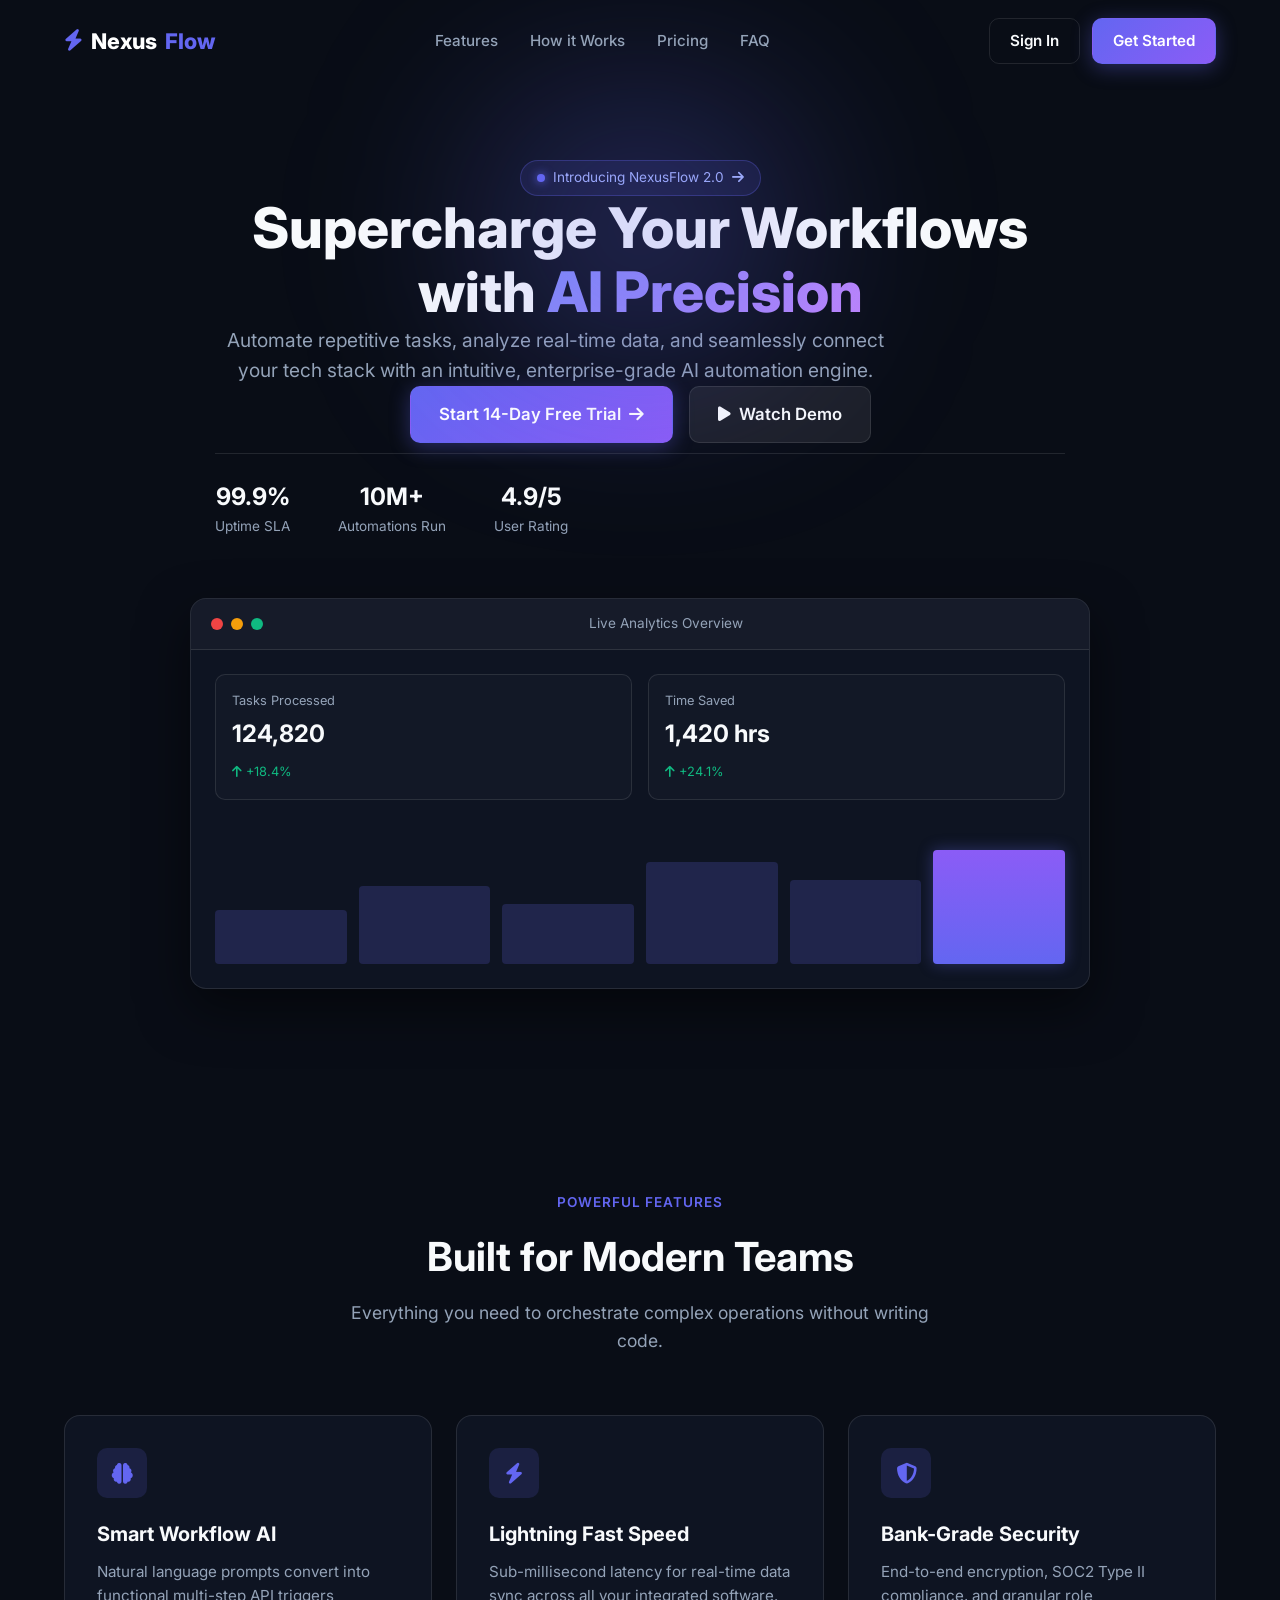
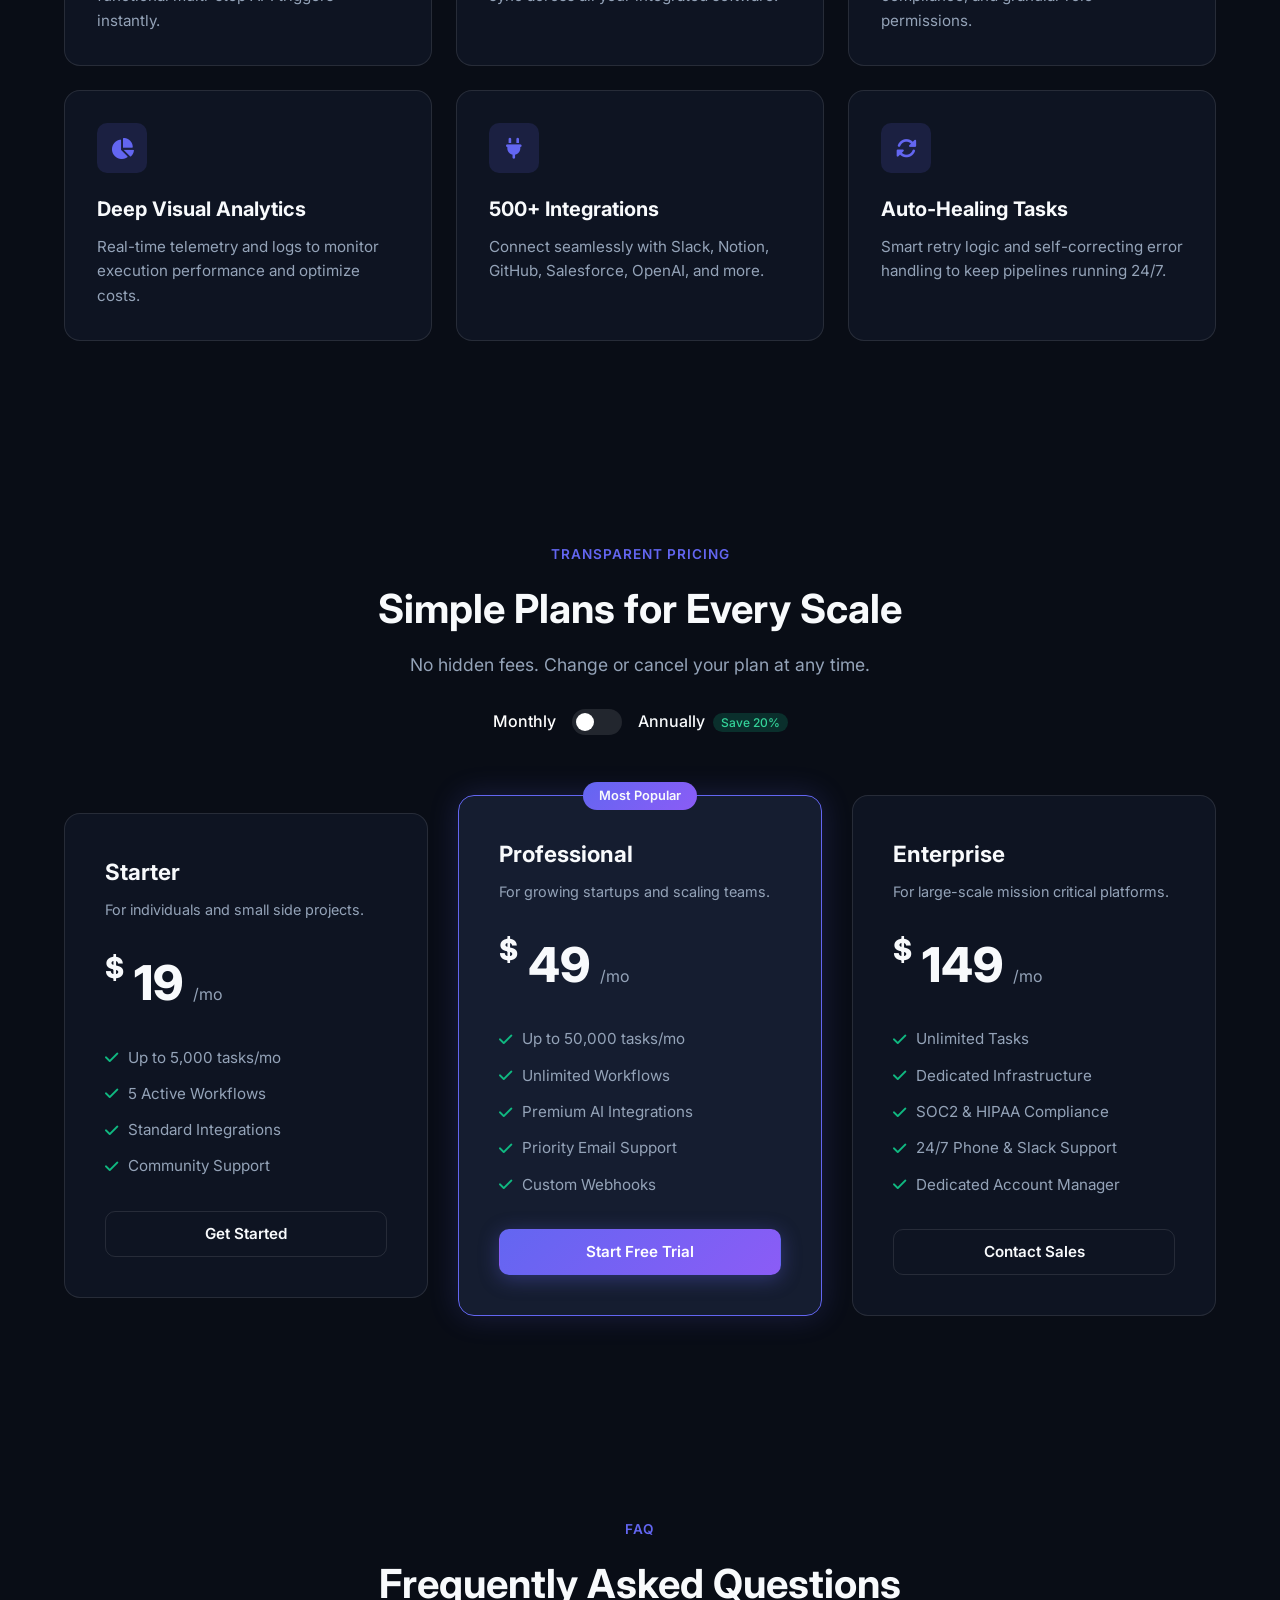
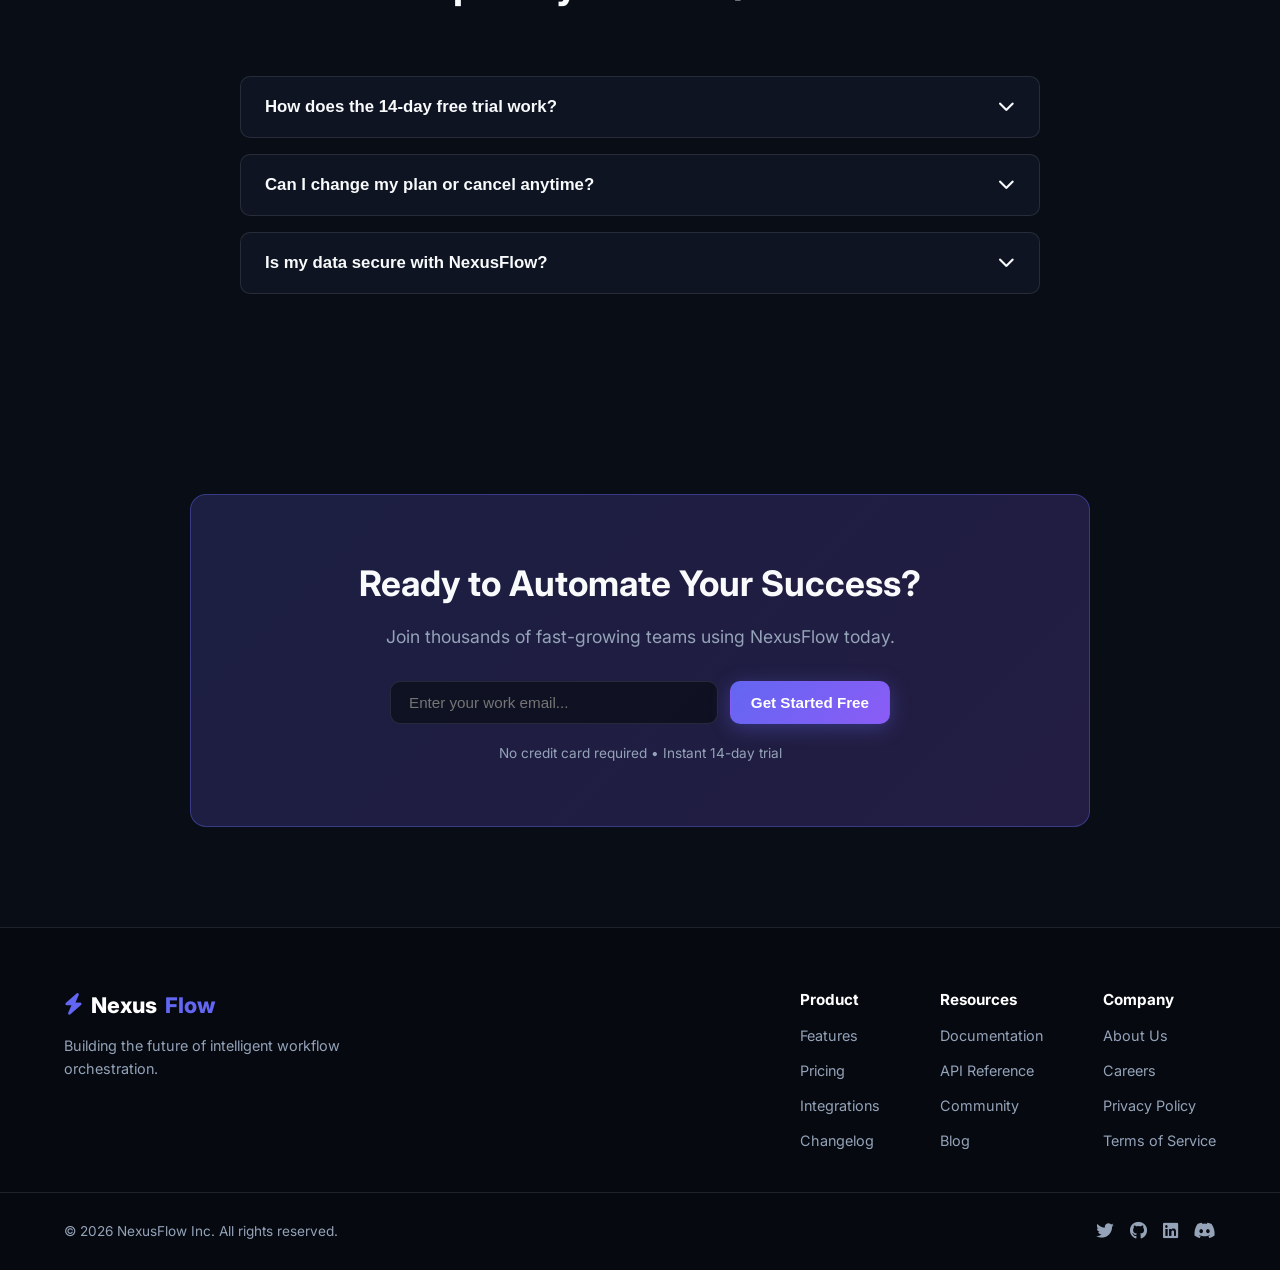
<file: index.html>
<!DOCTYPE html>
<html lang="en">
<head>
    <meta charset="UTF-8">
    <meta name="viewport" content="width=device-width, initial-scale=1.0">
    <title>NexusFlow — Next Gen AI Workflow Automation</title>
    
    <!-- Google Fonts -->
    <link rel="preconnect" href="https://fonts.googleapis.com">
    <link rel="preconnect" href="https://fonts.gstatic.com" crossorigin>
    <link href="https://fonts.googleapis.com/css2?family=Inter:wght@300;400;500;600;700;800&display=swap" rel="stylesheet">
    
    <!-- FontAwesome Icons -->
    <link rel="stylesheet" href="https://cdnjs.cloudflare.com/ajax/libs/font-awesome/6.4.0/css/all.min.css">
    
    <!-- CSS Stylesheet -->
    <link rel="stylesheet" href="style.css">
</head>
<body>

    <!-- Header / Navbar -->
    <header class="navbar" id="navbar">
        <div class="container nav-container">
            <a href="#" class="logo">
                <i class="fa-solid fa-bolt logo-icon"></i>
                Nexus<span>Flow</span>
            </a>

            <nav class="nav-links" id="navLinks">
                <a href="#features" class="nav-link">Features</a>
                <a href="#demo" class="nav-link">How it Works</a>
                <a href="#pricing" class="nav-link">Pricing</a>
                <a href="#faq" class="nav-link">FAQ</a>
            </nav>

            <div class="nav-actions">
                <a href="#pricing" class="btn btn-outline">Sign In</a>
                <a href="#pricing" class="btn btn-primary">Get Started</a>
                <button class="hamburger" id="hamburger" aria-label="Toggle menu">
                    <i class="fa-solid fa-bars"></i>
                </button>
            </div>
        </div>
    </header>

    <!-- Hero Section -->
    <section class="hero">
        <div class="hero-bg-glow"></div>
        <div class="container hero-container">
            <div class="hero-content">
                <div class="badge">
                    <span class="badge-dot"></span>
                    <span>Introducing NexusFlow 2.0</span>
                    <i class="fa-solid fa-arrow-right"></i>
                </div>
                <h1 class="hero-title">
                    Supercharge Your Workflows with <span class="gradient-text">AI Precision</span>
                </h1>
                <p class="hero-subtitle">
                    Automate repetitive tasks, analyze real-time data, and seamlessly connect your tech stack with an intuitive, enterprise-grade AI automation engine.
                </p>
                <div class="hero-btns">
                    <a href="#pricing" class="btn btn-primary btn-lg">
                        Start 14-Day Free Trial
                        <i class="fa-solid fa-arrow-right"></i>
                    </a>
                    <a href="#demo" class="btn btn-secondary btn-lg">
                        <i class="fa-solid fa-play"></i>
                        Watch Demo
                    </a>
                </div>
                <div class="hero-stats">
                    <div class="stat-item">
                        <span class="stat-number">99.9%</span>
                        <span class="stat-label">Uptime SLA</span>
                    </div>
                    <div class="stat-item">
                        <span class="stat-number">10M+</span>
                        <span class="stat-label">Automations Run</span>
                    </div>
                    <div class="stat-item">
                        <span class="stat-number">4.9/5</span>
                        <span class="stat-label">User Rating</span>
                    </div>
                </div>
            </div>

            <!-- Hero Visual Preview -->
            <div class="hero-visual" id="demo">
                <div class="glass-card main-dashboard">
                    <div class="dashboard-header">
                        <div class="window-dots">
                            <span class="dot red"></span>
                            <span class="dot yellow"></span>
                            <span class="dot green"></span>
                        </div>
                        <div class="dashboard-title">Live Analytics Overview</div>
                    </div>
                    <div class="dashboard-body">
                        <div class="metric-grid">
                            <div class="metric-card">
                                <span class="metric-title">Tasks Processed</span>
                                <span class="metric-value">124,820</span>
                                <span class="metric-badge positive"><i class="fa-solid fa-arrow-up"></i> +18.4%</span>
                            </div>
                            <div class="metric-card">
                                <span class="metric-title">Time Saved</span>
                                <span class="metric-value">1,420 hrs</span>
                                <span class="metric-badge positive"><i class="fa-solid fa-arrow-up"></i> +24.1%</span>
                            </div>
                        </div>
                        <div class="chart-simulation">
                            <div class="bar" style="--height: 45%;"></div>
                            <div class="bar" style="--height: 65%;"></div>
                            <div class="bar" style="--height: 50%;"></div>
                            <div class="bar" style="--height: 85%;"></div>
                            <div class="bar" style="--height: 70%;"></div>
                            <div class="bar active" style="--height: 95%;"></div>
                        </div>
                    </div>
                </div>
            </div>
        </div>
    </section>

    <!-- Features Section -->
    <section class="features" id="features">
        <div class="container">
            <div class="section-header">
                <span class="section-tag">Powerful Features</span>
                <h2 class="section-title">Built for Modern Teams</h2>
                <p class="section-desc">Everything you need to orchestrate complex operations without writing code.</p>
            </div>

            <div class="features-grid">
                <div class="feature-card">
                    <div class="feature-icon"><i class="fa-solid fa-brain"></i></div>
                    <h3>Smart Workflow AI</h3>
                    <p>Natural language prompts convert into functional multi-step API triggers instantly.</p>
                </div>
                <div class="feature-card">
                    <div class="feature-icon"><i class="fa-solid fa-bolt"></i></div>
                    <h3>Lightning Fast Speed</h3>
                    <p>Sub-millisecond latency for real-time data sync across all your integrated software.</p>
                </div>
                <div class="feature-card">
                    <div class="feature-icon"><i class="fa-solid fa-shield-halved"></i></div>
                    <h3>Bank-Grade Security</h3>
                    <p>End-to-end encryption, SOC2 Type II compliance, and granular role permissions.</p>
                </div>
                <div class="feature-card">
                    <div class="feature-icon"><i class="fa-solid fa-chart-pie"></i></div>
                    <h3>Deep Visual Analytics</h3>
                    <p>Real-time telemetry and logs to monitor execution performance and optimize costs.</p>
                </div>
                <div class="feature-card">
                    <div class="feature-icon"><i class="fa-solid fa-plug"></i></div>
                    <h3>500+ Integrations</h3>
                    <p>Connect seamlessly with Slack, Notion, GitHub, Salesforce, OpenAI, and more.</p>
                </div>
                <div class="feature-card">
                    <div class="feature-icon"><i class="fa-solid fa-rotate"></i></div>
                    <h3>Auto-Healing Tasks</h3>
                    <p>Smart retry logic and self-correcting error handling to keep pipelines running 24/7.</p>
                </div>
            </div>
        </div>
    </section>

    <!-- Pricing Section -->
    <section class="pricing" id="pricing">
        <div class="container">
            <div class="section-header">
                <span class="section-tag">Transparent Pricing</span>
                <h2 class="section-title">Simple Plans for Every Scale</h2>
                <p class="section-desc">No hidden fees. Change or cancel your plan at any time.</p>
                
                <div class="pricing-toggle">
                    <span id="monthlyLabel" class="active">Monthly</span>
                    <label class="switch">
                        <input type="checkbox" id="billingToggle">
                        <span class="slider round"></span>
                    </label>
                    <span id="annualLabel">Annually <span class="discount-badge">Save 20%</span></span>
                </div>
            </div>

            <div class="pricing-grid">
                <!-- Starter Plan -->
                <div class="pricing-card">
                    <h3 class="plan-name">Starter</h3>
                    <p class="plan-desc">For individuals and small side projects.</p>
                    <div class="plan-price">
                        <span class="currency">$</span>
                        <span class="price-value" data-monthly="19" data-annual="15">19</span>
                        <span class="period">/mo</span>
                    </div>
                    <ul class="plan-features">
                        <li><i class="fa-solid fa-check"></i> Up to 5,000 tasks/mo</li>
                        <li><i class="fa-solid fa-check"></i> 5 Active Workflows</li>
                        <li><i class="fa-solid fa-check"></i> Standard Integrations</li>
                        <li><i class="fa-solid fa-check"></i> Community Support</li>
                    </ul>
                    <a href="#" class="btn btn-outline full-width">Get Started</a>
                </div>

                <!-- Pro Plan -->
                <div class="pricing-card popular">
                    <div class="popular-tag">Most Popular</div>
                    <h3 class="plan-name">Professional</h3>
                    <p class="plan-desc">For growing startups and scaling teams.</p>
                    <div class="plan-price">
                        <span class="currency">$</span>
                        <span class="price-value" data-monthly="49" data-annual="39">49</span>
                        <span class="period">/mo</span>
                    </div>
                    <ul class="plan-features">
                        <li><i class="fa-solid fa-check"></i> Up to 50,000 tasks/mo</li>
                        <li><i class="fa-solid fa-check"></i> Unlimited Workflows</li>
                        <li><i class="fa-solid fa-check"></i> Premium AI Integrations</li>
                        <li><i class="fa-solid fa-check"></i> Priority Email Support</li>
                        <li><i class="fa-solid fa-check"></i> Custom Webhooks</li>
                    </ul>
                    <a href="#" class="btn btn-primary full-width">Start Free Trial</a>
                </div>

                <!-- Enterprise Plan -->
                <div class="pricing-card">
                    <h3 class="plan-name">Enterprise</h3>
                    <p class="plan-desc">For large-scale mission critical platforms.</p>
                    <div class="plan-price">
                        <span class="currency">$</span>
                        <span class="price-value" data-monthly="149" data-annual="119">149</span>
                        <span class="period">/mo</span>
                    </div>
                    <ul class="plan-features">
                        <li><i class="fa-solid fa-check"></i> Unlimited Tasks</li>
                        <li><i class="fa-solid fa-check"></i> Dedicated Infrastructure</li>
                        <li><i class="fa-solid fa-check"></i> SOC2 & HIPAA Compliance</li>
                        <li><i class="fa-solid fa-check"></i> 24/7 Phone & Slack Support</li>
                        <li><i class="fa-solid fa-check"></i> Dedicated Account Manager</li>
                    </ul>
                    <a href="#" class="btn btn-outline full-width">Contact Sales</a>
                </div>
            </div>
        </div>
    </section>

    <!-- FAQ Accordion Section -->
    <section class="faq" id="faq">
        <div class="container">
            <div class="section-header">
                <span class="section-tag">FAQ</span>
                <h2 class="section-title">Frequently Asked Questions</h2>
            </div>

            <div class="faq-accordion">
                <div class="faq-item">
                    <button class="faq-question">
                        <span>How does the 14-day free trial work?</span>
                        <i class="fa-solid fa-chevron-down faq-icon"></i>
                    </button>
                    <div class="faq-answer">
                        <p>You get full access to all Professional features for 14 days. No credit card is required to sign up and get started.</p>
                    </div>
                </div>

                <div class="faq-item">
                    <button class="faq-question">
                        <span>Can I change my plan or cancel anytime?</span>
                        <i class="fa-solid fa-chevron-down faq-icon"></i>
                    </button>
                    <div class="faq-answer">
                        <p>Yes! You can upgrade, downgrade, or cancel your subscription at any time directly from your billing dashboard.</p>
                    </div>
                </div>

                <div class="faq-item">
                    <button class="faq-question">
                        <span>Is my data secure with NexusFlow?</span>
                        <i class="fa-solid fa-chevron-down faq-icon"></i>
                    </button>
                    <div class="faq-answer">
                        <p>Security is our top priority. We use AES-256 encryption at rest, TLS 1.3 in transit, and do not store sensitive payloads longer than necessary.</p>
                    </div>
                </div>
            </div>
        </div>
    </section>

    <!-- Newsletter CTA Banner -->
    <section class="cta-section">
        <div class="container">
            <div class="cta-card">
                <h2>Ready to Automate Your Success?</h2>
                <p>Join thousands of fast-growing teams using NexusFlow today.</p>
                <form class="cta-form" id="newsletterForm">
                    <input type="email" id="emailInput" placeholder="Enter your work email..." required>
                    <button type="submit" class="btn btn-primary">Get Started Free</button>
                </form>
                <span class="cta-note">No credit card required • Instant 14-day trial</span>
            </div>
        </div>
    </section>

    <!-- Footer -->
    <footer class="footer">
        <div class="container footer-container">
            <div class="footer-brand">
                <a href="#" class="logo">
                    <i class="fa-solid fa-bolt logo-icon"></i>
                    Nexus<span>Flow</span>
                </a>
                <p>Building the future of intelligent workflow orchestration.</p>
            </div>
            <div class="footer-links">
                <div class="footer-col">
                    <h4>Product</h4>
                    <a href="#features">Features</a>
                    <a href="#pricing">Pricing</a>
                    <a href="#">Integrations</a>
                    <a href="#">Changelog</a>
                </div>
                <div class="footer-col">
                    <h4>Resources</h4>
                    <a href="#">Documentation</a>
                    <a href="#">API Reference</a>
                    <a href="#">Community</a>
                    <a href="#">Blog</a>
                </div>
                <div class="footer-col">
                    <h4>Company</h4>
                    <a href="#">About Us</a>
                    <a href="#">Careers</a>
                    <a href="#">Privacy Policy</a>
                    <a href="#">Terms of Service</a>
                </div>
            </div>
        </div>
        <div class="footer-bottom">
            <div class="container footer-bottom-content">
                <p>&copy; 2026 NexusFlow Inc. All rights reserved.</p>
                <div class="social-links">
                    <a href="#"><i class="fa-brands fa-twitter"></i></a>
                    <a href="#"><i class="fa-brands fa-github"></i></a>
                    <a href="#"><i class="fa-brands fa-linkedin"></i></a>
                    <a href="#"><i class="fa-brands fa-discord"></i></a>
                </div>
            </div>
        </div>
    </footer>

    <!-- JavaScript File -->
    <script src="script.js"></script>
</body>
</html>
</file>
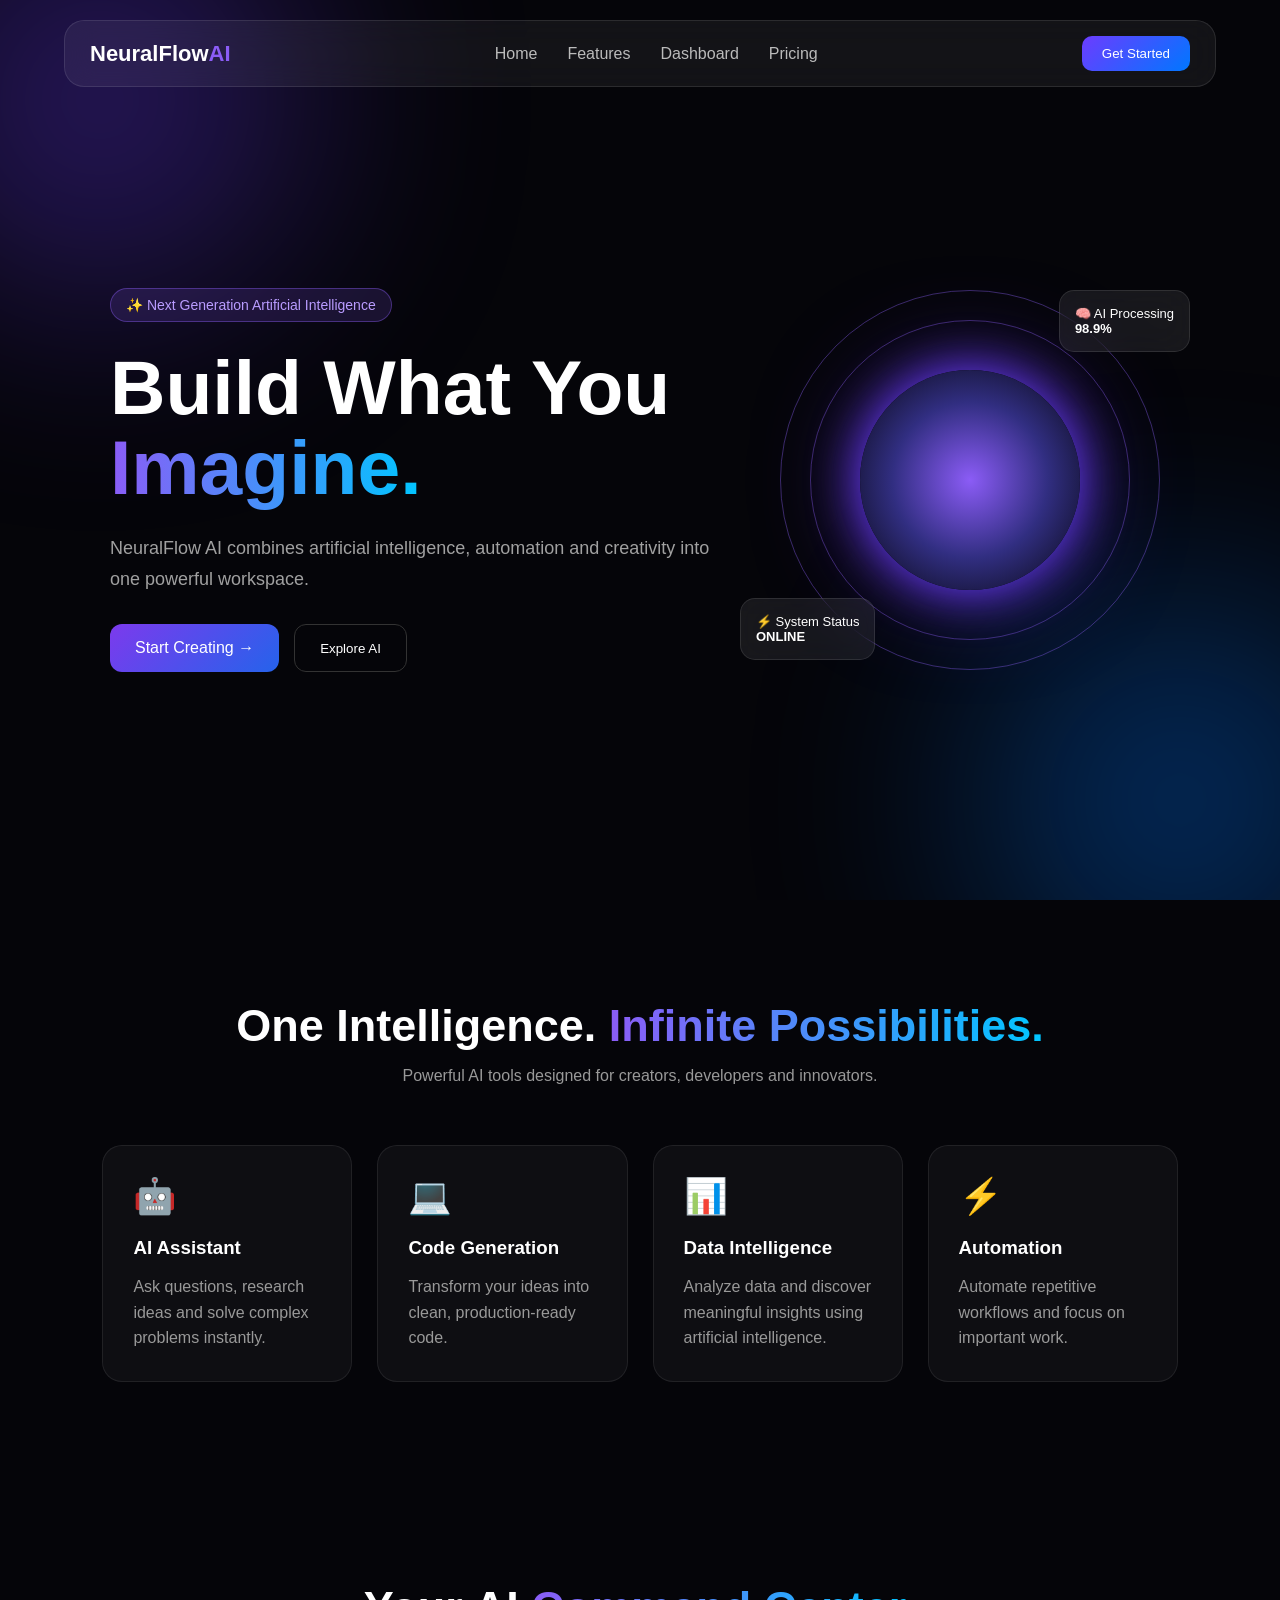
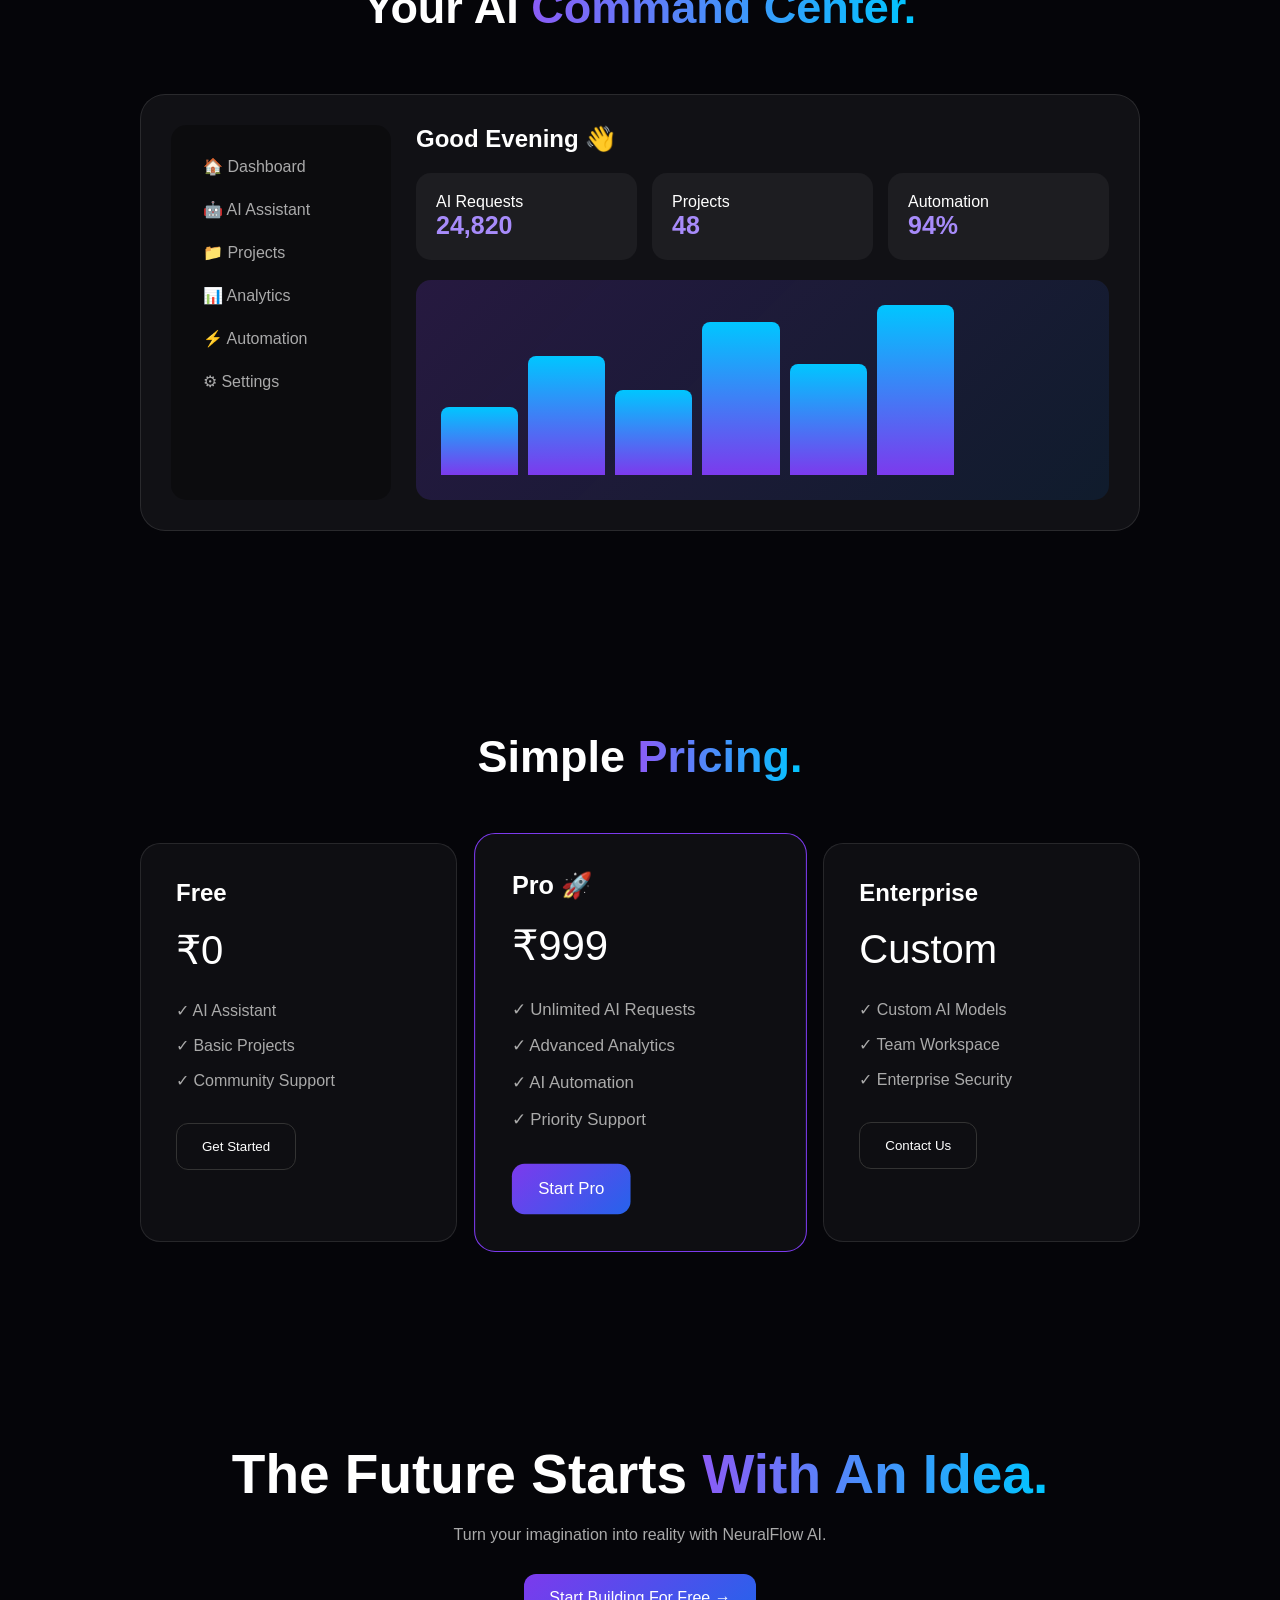
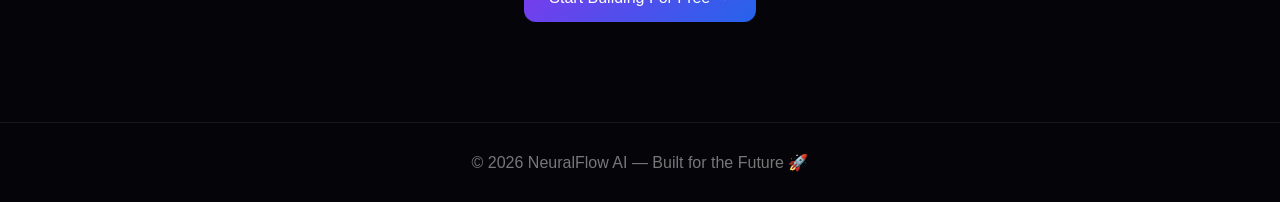
<file: neural.html>
<!DOCTYPE html>
<html lang="en">
<head>
    <meta charset="UTF-8">
    <meta name="viewport" content="width=device-width, initial-scale=1.0">

    <title>NeuralFlow AI | Intelligence Accelerated</title>

    <style>

        /* ================================
           RESET
        ================================= */

        * {
            margin: 0;
            padding: 0;
            box-sizing: border-box;
        }

        html {
            scroll-behavior: smooth;
        }

        body {
            font-family: Arial, Helvetica, sans-serif;
            background: #050509;
            color: white;
            overflow-x: hidden;
        }

        /* ================================
           BACKGROUND
        ================================= */

        .background {
            position: fixed;
            width: 100%;
            height: 100%;
            z-index: -1;
            overflow: hidden;
        }

        .orb {
            position: absolute;
            width: 400px;
            height: 400px;
            border-radius: 50%;
            filter: blur(120px);
            opacity: 0.35;
            animation: floatOrb 10s infinite alternate ease-in-out;
        }

        .orb1 {
            background: #6c3cff;
            top: -100px;
            left: -100px;
        }

        .orb2 {
            background: #0077ff;
            bottom: -100px;
            right: -100px;
            animation-delay: 2s;
        }

        @keyframes floatOrb {

            0% {
                transform: translate(0, 0);
            }

            100% {
                transform: translate(100px, 80px);
            }
        }

        /* ================================
           NAVBAR
        ================================= */

        nav {
            width: 90%;
            max-width: 1200px;

            position: fixed;
            top: 20px;
            left: 50%;

            transform: translateX(-50%);

            display: flex;
            justify-content: space-between;
            align-items: center;

            padding: 15px 25px;

            background: rgba(255, 255, 255, 0.06);

            border: 1px solid rgba(255, 255, 255, 0.1);

            backdrop-filter: blur(15px);

            border-radius: 20px;

            z-index: 100;
        }

        .logo {
            font-size: 22px;
            font-weight: bold;
        }

        .logo span {
            color: #8b5cf6;
        }

        nav ul {
            display: flex;
            gap: 30px;
            list-style: none;
        }

        nav ul li a {
            color: #bbb;
            text-decoration: none;
            transition: 0.3s;
        }

        nav ul li a:hover {
            color: white;
        }

        .nav-button {
            padding: 10px 20px;

            border-radius: 10px;

            border: none;

            background: linear-gradient(
                135deg,
                #6c3cff,
                #0077ff
            );

            color: white;

            cursor: pointer;

            transition: 0.3s;
        }

        .nav-button:hover {
            transform: scale(1.05);
        }

        /* ================================
           HERO
        ================================= */

        .hero {

            min-height: 100vh;

            display: flex;
            align-items: center;
            justify-content: center;

            padding: 120px 8% 60px;

            gap: 60px;

        }

        .hero-content {
            max-width: 600px;
        }

        .badge {

            display: inline-block;

            padding: 8px 15px;

            border-radius: 20px;

            background: rgba(139, 92, 246, 0.15);

            border: 1px solid rgba(139, 92, 246, 0.4);

            color: #b99cff;

            margin-bottom: 25px;

            font-size: 14px;
        }

        .hero h1 {

            font-size: clamp(45px, 6vw, 85px);

            line-height: 1.05;

            margin-bottom: 25px;

        }

        .gradient-text {

            background: linear-gradient(
                90deg,
                #8b5cf6,
                #00c6ff
            );

            -webkit-background-clip: text;

            -webkit-text-fill-color: transparent;

        }

        .hero p {

            color: #a0a0a0;

            font-size: 18px;

            line-height: 1.7;

            margin-bottom: 30px;

        }

        .hero-buttons {

            display: flex;

            gap: 15px;

            flex-wrap: wrap;

        }

        .primary-btn {

            padding: 15px 25px;

            border-radius: 12px;

            border: none;

            background: linear-gradient(
                135deg,
                #7c3aed,
                #2563eb
            );

            color: white;

            font-size: 16px;

            cursor: pointer;

            transition: 0.3s;

        }

        .primary-btn:hover {

            transform: translateY(-3px);

            box-shadow:
                0 10px 40px
                rgba(124, 58, 237, 0.4);

        }

        .secondary-btn {

            padding: 15px 25px;

            border-radius: 12px;

            border: 1px solid #333;

            background: transparent;

            color: white;

            cursor: pointer;

            transition: 0.3s;

        }

        .secondary-btn:hover {

            background: rgba(255,255,255,0.05);

        }

        /* ================================
           AI CORE
        ================================= */

        .ai-visual {

            position: relative;

            width: 400px;

            height: 400px;

            display: flex;

            align-items: center;

            justify-content: center;

        }

        .ai-core {

            width: 220px;

            height: 220px;

            border-radius: 50%;

            background:

                radial-gradient(
                    circle,
                    #8b5cf6,
                    #312e81,
                    #050509
                );

            box-shadow:

                0 0 50px #6c3cff,
                0 0 100px rgba(108,60,255,0.5);

            animation:

                rotateCore 8s linear infinite,
                pulse 3s infinite alternate;

        }

        @keyframes rotateCore {

            0% {
                transform: rotate(0deg);
            }

            100% {
                transform: rotate(360deg);
            }

        }

        @keyframes pulse {

            0% {
                box-shadow:
                    0 0 40px #6c3cff;
            }

            100% {
                box-shadow:
                    0 0 100px #0077ff;
            }

        }

        .ring {

            position: absolute;

            border: 1px solid rgba(139,92,246,0.4);

            border-radius: 50%;

            animation: rotateRing 10s linear infinite;

        }

        .ring1 {

            width: 320px;

            height: 320px;

        }

        .ring2 {

            width: 380px;

            height: 380px;

            animation-direction: reverse;

        }

        @keyframes rotateRing {

            100% {

                transform: rotate(360deg);

            }

        }

        .floating-card {

            position: absolute;

            padding: 15px;

            background: rgba(255,255,255,0.08);

            border:

                1px solid
                rgba(255,255,255,0.1);

            backdrop-filter: blur(15px);

            border-radius: 15px;

            font-size: 13px;

        }

        .card1 {

            top: 10px;

            right: -20px;

        }

        .card2 {

            bottom: 20px;

            left: -30px;

        }

        /* ================================
           FEATURES
        ================================= */

        .section {

            padding: 100px 8%;

        }

        .section-title {

            text-align: center;

            margin-bottom: 60px;

        }

        .section-title h2 {

            font-size: 45px;

            margin-bottom: 15px;

        }

        .section-title p {

            color: #999;

        }

        .features-grid {

            display: grid;

            grid-template-columns:
                repeat(auto-fit,
                minmax(250px,1fr));

            gap: 25px;

        }

        .feature-card {

            padding: 30px;

            background:
                rgba(255,255,255,0.04);

            border:
                1px solid
                rgba(255,255,255,0.08);

            border-radius: 20px;

            transition: 0.4s;

        }

        .feature-card:hover {

            transform:
                translateY(-10px);

            border-color:
                #7c3aed;

            box-shadow:
                0 20px 50px
                rgba(124,58,237,0.15);

        }

        .feature-icon {

            font-size: 35px;

            margin-bottom: 20px;

        }

        .feature-card h3 {

            margin-bottom: 15px;

        }

        .feature-card p {

            color: #999;

            line-height: 1.6;

        }

        /* ================================
           DASHBOARD
        ================================= */

        .dashboard {

            max-width: 1000px;

            margin: auto;

            padding: 30px;

            border-radius: 25px;

            background:
                rgba(255,255,255,0.05);

            border:
                1px solid
                rgba(255,255,255,0.1);

        }

        .dashboard-grid {

            display: grid;

            grid-template-columns:
                220px 1fr;

            gap: 25px;

        }

        .sidebar {

            padding: 20px;

            background:
                rgba(0,0,0,0.3);

            border-radius: 15px;

        }

        .sidebar p {

            padding: 12px;

            color: #aaa;

        }

        .sidebar p:hover {

            background:
                rgba(139,92,246,0.2);

            border-radius: 8px;

            color: white;

        }

        .dashboard-content {

            display: grid;

            gap: 20px;

        }

        .stats {

            display: grid;

            grid-template-columns:
                repeat(3,1fr);

            gap: 15px;

        }

        .stat {

            padding: 20px;

            border-radius: 15px;

            background:
                rgba(255,255,255,0.05);

        }

        .stat h3 {

            font-size: 25px;

            color: #a78bfa;

        }

        .chart {

            height: 220px;

            padding: 25px;

            border-radius: 15px;

            background:
                linear-gradient(
                    135deg,
                    rgba(124,58,237,0.2),
                    rgba(0,119,255,0.1)
                );

            display: flex;

            align-items: end;

            gap: 10px;

        }

        .bar {

            width: 12%;

            background:
                linear-gradient(
                    to top,
                    #7c3aed,
                    #00c6ff
                );

            border-radius: 8px 8px 0 0;

            animation:
                grow 2s ease forwards;

        }

        @keyframes grow {

            from {
                height: 0;
            }

        }

        /* ================================
           PRICING
        ================================= */

        .pricing {

            display: grid;

            grid-template-columns:
                repeat(auto-fit,
                minmax(250px,1fr));

            gap: 25px;

            max-width: 1000px;

            margin: auto;

        }

        .price-card {

            padding: 35px;

            border-radius: 20px;

            background:
                rgba(255,255,255,0.04);

            border:
                1px solid
                rgba(255,255,255,0.1);

        }

        .popular {

            border-color: #7c3aed;

            transform: scale(1.05);

        }

        .price {

            font-size: 40px;

            margin: 20px 0;

        }

        .price-card ul {

            list-style: none;

            margin-bottom: 25px;

        }

        .price-card ul li {

            padding: 8px 0;

            color: #aaa;

        }

        /* ================================
           CTA
        ================================= */

        .cta {

            text-align: center;

            padding: 100px 20px;

        }

        .cta h2 {

            font-size: 55px;

            margin-bottom: 20px;

        }

        .cta p {

            color: #aaa;

            margin-bottom: 30px;

        }

        /* ================================
           FOOTER
        ================================= */

        footer {

            text-align: center;

            padding: 30px;

            border-top:
                1px solid
                rgba(255,255,255,0.08);

            color: #777;

        }

        /* ================================
           RESPONSIVE
        ================================= */

        @media (max-width: 900px) {

            .hero {

                flex-direction: column;

                text-align: center;

            }

            .hero-buttons {

                justify-content: center;

            }

            nav ul {

                display: none;

            }

            .dashboard-grid {

                grid-template-columns: 1fr;

            }

            .sidebar {

                display: none;

            }

        }

        @media (max-width: 600px) {

            .ai-visual {

                transform: scale(0.8);

            }

            .stats {

                grid-template-columns: 1fr;

            }

            .popular {

                transform: none;

            }

            .cta h2 {

                font-size: 40px;

            }

        }

    </style>

</head>

<body>

<div class="background">

    <div class="orb orb1"></div>

    <div class="orb orb2"></div>

</div>


<!-- NAVBAR -->

<nav>

    <div class="logo">

        NeuralFlow<span>AI</span>

    </div>

    <ul>

        <li><a href="#home">Home</a></li>

        <li><a href="#features">Features</a></li>

        <li><a href="#dashboard">Dashboard</a></li>

        <li><a href="#pricing">Pricing</a></li>

    </ul>

    <button class="nav-button">

        Get Started

    </button>

</nav>


<!-- HERO -->

<section class="hero" id="home">

    <div class="hero-content">

        <div class="badge">

            ✨ Next Generation Artificial Intelligence

        </div>

        <h1>

            Build What You

            <span class="gradient-text">

                Imagine.

            </span>

        </h1>

        <p>

            NeuralFlow AI combines artificial intelligence,
            automation and creativity into one powerful
            workspace.

        </p>

        <div class="hero-buttons">

            <button class="primary-btn">

                Start Creating →

            </button>

            <button class="secondary-btn">

                Explore AI

            </button>

        </div>

    </div>


    <!-- AI CORE -->

    <div class="ai-visual">

        <div class="ring ring1"></div>

        <div class="ring ring2"></div>

        <div class="ai-core"></div>

        <div class="floating-card card1">

            🧠 AI Processing
            <br>
            <b>98.9%</b>

        </div>

        <div class="floating-card card2">

            ⚡ System Status
            <br>
            <b>ONLINE</b>

        </div>

    </div>

</section>


<!-- FEATURES -->

<section class="section" id="features">

    <div class="section-title">

        <h2>

            One Intelligence.

            <span class="gradient-text">

                Infinite Possibilities.

            </span>

        </h2>

        <p>

            Powerful AI tools designed for creators,
            developers and innovators.

        </p>

    </div>


    <div class="features-grid">

        <div class="feature-card">

            <div class="feature-icon">

                🤖

            </div>

            <h3>

                AI Assistant

            </h3>

            <p>

                Ask questions, research ideas and solve
                complex problems instantly.

            </p>

        </div>


        <div class="feature-card">

            <div class="feature-icon">

                💻

            </div>

            <h3>

                Code Generation

            </h3>

            <p>

                Transform your ideas into clean,
                production-ready code.

            </p>

        </div>


        <div class="feature-card">

            <div class="feature-icon">

                📊

            </div>

            <h3>

                Data Intelligence

            </h3>

            <p>

                Analyze data and discover meaningful
                insights using artificial intelligence.

            </p>

        </div>


        <div class="feature-card">

            <div class="feature-icon">

                ⚡

            </div>

            <h3>

                Automation

            </h3>

            <p>

                Automate repetitive workflows and focus
                on important work.

            </p>

        </div>

    </div>

</section>


<!-- DASHBOARD -->

<section class="section" id="dashboard">

    <div class="section-title">

        <h2>

            Your AI

            <span class="gradient-text">

                Command Center.

            </span>

        </h2>

    </div>


    <div class="dashboard">

        <div class="dashboard-grid">


            <div class="sidebar">

                <p>🏠 Dashboard</p>

                <p>🤖 AI Assistant</p>

                <p>📁 Projects</p>

                <p>📊 Analytics</p>

                <p>⚡ Automation</p>

                <p>⚙ Settings</p>

            </div>


            <div class="dashboard-content">

                <h2>

                    Good Evening 👋

                </h2>


                <div class="stats">

                    <div class="stat">

                        <p>AI Requests</p>

                        <h3>24,820</h3>

                    </div>


                    <div class="stat">

                        <p>Projects</p>

                        <h3>48</h3>

                    </div>


                    <div class="stat">

                        <p>Automation</p>

                        <h3>94%</h3>

                    </div>

                </div>


                <div class="chart">

                    <div class="bar" style="height:40%"></div>

                    <div class="bar" style="height:70%"></div>

                    <div class="bar" style="height:50%"></div>

                    <div class="bar" style="height:90%"></div>

                    <div class="bar" style="height:65%"></div>

                    <div class="bar" style="height:100%"></div>

                </div>

            </div>

        </div>

    </div>

</section>


<!-- PRICING -->

<section class="section" id="pricing">

    <div class="section-title">

        <h2>

            Simple

            <span class="gradient-text">

                Pricing.

            </span>

        </h2>

    </div>


    <div class="pricing">


        <div class="price-card">

            <h2>Free</h2>

            <div class="price">

                ₹0

            </div>

            <ul>

                <li>✓ AI Assistant</li>

                <li>✓ Basic Projects</li>

                <li>✓ Community Support</li>

            </ul>

            <button class="secondary-btn">

                Get Started

            </button>

        </div>


        <div class="price-card popular">

            <h2>Pro 🚀</h2>

            <div class="price">

                ₹999

            </div>

            <ul>

                <li>✓ Unlimited AI Requests</li>

                <li>✓ Advanced Analytics</li>

                <li>✓ AI Automation</li>

                <li>✓ Priority Support</li>

            </ul>

            <button class="primary-btn">

                Start Pro

            </button>

        </div>


        <div class="price-card">

            <h2>Enterprise</h2>

            <div class="price">

                Custom

            </div>

            <ul>

                <li>✓ Custom AI Models</li>

                <li>✓ Team Workspace</li>

                <li>✓ Enterprise Security</li>

            </ul>

            <button class="secondary-btn">

                Contact Us

            </button>

        </div>

    </div>

</section>


<!-- CTA -->

<section class="cta">

    <h2>

        The Future Starts

        <span class="gradient-text">

            With An Idea.

        </span>

    </h2>

    <p>

        Turn your imagination into reality with NeuralFlow AI.

    </p>

    <button class="primary-btn">

        Start Building For Free →

    </button>

</section>


<!-- FOOTER -->

<footer>

    © 2026 NeuralFlow AI — Built for the Future 🚀

</footer>


<script>

    /* ================================
       MOUSE INTERACTION
    ================================= */

    const aiCore = document.querySelector(".ai-core");

    document.addEventListener("mousemove", (event) => {

        const x =
            (event.clientX / window.innerWidth - 0.5) * 20;

        const y =
            (event.clientY / window.innerHeight - 0.5) * 20;

        aiCore.style.transform =
            `rotateX(${y}deg) rotateY(${x}deg)`;

    });


    /* ================================
       SCROLL ANIMATION
    ================================= */

    const cards =
        document.querySelectorAll(".feature-card");

    window.addEventListener("scroll", () => {

        cards.forEach(card => {

            const position =
                card.getBoundingClientRect().top;

            if (position < window.innerHeight - 100) {

                card.style.opacity = "1";

                card.style.transform =
                    "translateY(0)";

            }

        });

    });

</script>

</body>
</html>
</file>
<file: style.css>
/* ==========================================================================
   CSS Variables & Global Reset
   ========================================================================== */
:root {
    --bg-dark: #090d16;
    --bg-card: rgba(18, 25, 41, 0.7);
    --bg-card-hover: rgba(28, 38, 62, 0.8);
    --primary: #6366f1;
    --primary-hover: #4f46e5;
    --accent: #8b5cf6;
    --accent-glow: rgba(99, 102, 241, 0.35);
    --text-main: #f8fafc;
    --text-muted: #94a3b8;
    --border-color: rgba(255, 255, 255, 0.1);
    --radius-lg: 16px;
    --radius-md: 10px;
    --transition: all 0.3s cubic-bezier(0.4, 0, 0.2, 1);
}

* {
    margin: 0;
    padding: 0;
    box-sizing: border-box;
}

html {
    scroll-behavior: smooth;
    font-family: 'Inter', sans-serif;
    background-color: var(--bg-dark);
    color: var(--text-main);
}

body {
    overflow-x: hidden;
    line-height: 1.6;
}

.container {
    max-width: 1200px;
    margin: 0 auto;
    padding: 0 24px;
}

/* ==========================================================================
   Typography & Buttons
   ========================================================================== */
.gradient-text {
    background: linear-gradient(135deg, #818cf8 0%, #c084fc 100%);
    -webkit-background-clip: text;
    -webkit-text-fill-color: transparent;
}

.btn {
    display: inline-flex;
    align-items: center;
    gap: 8px;
    padding: 10px 20px;
    font-size: 0.95rem;
    font-weight: 600;
    border-radius: var(--radius-md);
    text-decoration: none;
    cursor: pointer;
    transition: var(--transition);
    border: 1px solid transparent;
}

.btn-primary {
    background: linear-gradient(135deg, var(--primary), var(--accent));
    color: #fff;
    box-shadow: 0 4px 20px var(--accent-glow);
}

.btn-primary:hover {
    transform: translateY(-2px);
    box-shadow: 0 6px 25px rgba(99, 102, 241, 0.5);
}

.btn-outline {
    background: transparent;
    border-color: var(--border-color);
    color: var(--text-main);
}

.btn-outline:hover {
    background: rgba(255, 255, 255, 0.05);
    border-color: rgba(255, 255, 255, 0.3);
}

.btn-secondary {
    background: rgba(255, 255, 255, 0.08);
    color: var(--text-main);
    border: 1px solid var(--border-color);
}

.btn-secondary:hover {
    background: rgba(255, 255, 255, 0.15);
}

.btn-lg {
    padding: 14px 28px;
    font-size: 1.05rem;
}

.full-width {
    width: 100%;
    justify-content: center;
}

/* ==========================================================================
   Header / Navigation
   ========================================================================== */
.navbar {
    position: fixed;
    top: 0;
    left: 0;
    width: 100%;
    z-index: 1000;
    padding: 18px 0;
    transition: var(--transition);
}

.navbar.scrolled {
    background: rgba(9, 13, 22, 0.85);
    backdrop-filter: blur(12px);
    border-bottom: 1px solid var(--border-color);
    padding: 12px 0;
}

.nav-container {
    display: flex;
    align-items: center;
    justify-content: space-between;
}

.logo {
    display: flex;
    align-items: center;
    gap: 8px;
    font-size: 1.35rem;
    font-weight: 800;
    color: #fff;
    text-decoration: none;
}

.logo-icon {
    color: var(--primary);
}

.logo span {
    color: var(--primary);
}

.nav-links {
    display: flex;
    gap: 32px;
}

.nav-link {
    color: var(--text-muted);
    text-decoration: none;
    font-weight: 500;
    font-size: 0.95rem;
    transition: var(--transition);
}

.nav-link:hover {
    color: #fff;
}

.nav-actions {
    display: flex;
    align-items: center;
    gap: 12px;
}

.hamburger {
    display: none;
    background: none;
    border: none;
    color: var(--text-main);
    font-size: 1.4rem;
    cursor: pointer;
}

/* ==========================================================================
   Hero Section
   ========================================================================== */
.hero {
    position: relative;
    padding: 160px 0 100px;
}

.hero-bg-glow {
    position: absolute;
    top: 5%;
    left: 50%;
    transform: translateX(-50%);
    width: 600px;
    height: 350px;
    background: radial-gradient(circle, var(--accent-glow) 0%, transparent 70%);
    filter: blur(80px);
    pointer-events: none;
}

.hero-container {
    display: flex;
    flex-direction: column;
    align-items: center;
    text-align: center;
    gap: 40px;
}

.badge {
    display: inline-flex;
    align-items: center;
    gap: 8px;
    padding: 6px 16px;
    background: rgba(99, 102, 241, 0.12);
    border: 1px solid rgba(99, 102, 241, 0.3);
    border-radius: 30px;
    font-size: 0.85rem;
    color: #a5b4fc;
}

.badge-dot {
    width: 8px;
    height: 8px;
    background: var(--primary);
    border-radius: 50%;
    box-shadow: 0 0 10px var(--primary);
}

.hero-title {
    font-size: 3.5rem;
    font-weight: 800;
    line-height: 1.15;
    max-width: 850px;
}

.hero-subtitle {
    font-size: 1.2rem;
    color: var(--text-muted);
    max-width: 680px;
}

.hero-btns {
    display: flex;
    gap: 16px;
    flex-wrap: wrap;
    justify-content: center;
}

.hero-stats {
    display: flex;
    gap: 48px;
    margin-top: 10px;
    border-top: 1px solid var(--border-color);
    padding-top: 24px;
}

.stat-item {
    display: flex;
    flex-direction: column;
}

.stat-number {
    font-size: 1.5rem;
    font-weight: 700;
}

.stat-label {
    font-size: 0.85rem;
    color: var(--text-muted);
}

/* Hero Dashboard Visual */
.hero-visual {
    width: 100%;
    max-width: 900px;
    margin-top: 20px;
}

.glass-card {
    background: var(--bg-card);
    backdrop-filter: blur(16px);
    border: 1px solid var(--border-color);
    border-radius: var(--radius-lg);
    box-shadow: 0 20px 50px rgba(0, 0, 0, 0.5);
    overflow: hidden;
}

.dashboard-header {
    display: flex;
    align-items: center;
    padding: 14px 20px;
    background: rgba(255, 255, 255, 0.03);
    border-bottom: 1px solid var(--border-color);
}

.window-dots {
    display: flex;
    gap: 8px;
}

.dot {
    width: 12px;
    height: 12px;
    border-radius: 50%;
}

.dot.red { background: #ef4444; }
.dot.yellow { background: #f59e0b; }
.dot.green { background: #10b981; }

.dashboard-title {
    margin-left: auto;
    margin-right: auto;
    font-size: 0.85rem;
    color: var(--text-muted);
}

.dashboard-body {
    padding: 24px;
}

.metric-grid {
    display: grid;
    grid-template-columns: repeat(2, 1fr);
    gap: 16px;
    margin-bottom: 24px;
}

.metric-card {
    background: rgba(255, 255, 255, 0.02);
    border: 1px solid var(--border-color);
    padding: 16px;
    border-radius: var(--radius-md);
    text-align: left;
}

.metric-title {
    display: block;
    font-size: 0.8rem;
    color: var(--text-muted);
}

.metric-value {
    font-size: 1.5rem;
    font-weight: 700;
    margin: 4px 0;
    display: block;
}

.metric-badge.positive {
    color: #10b981;
    font-size: 0.8rem;
}

.chart-simulation {
    height: 140px;
    display: flex;
    align-items: flex-end;
    gap: 12px;
    padding-top: 20px;
}

.chart-simulation .bar {
    flex: 1;
    background: rgba(99, 102, 241, 0.2);
    height: var(--height);
    border-radius: 4px;
    transition: var(--transition);
}

.chart-simulation .bar.active {
    background: linear-gradient(180deg, var(--accent), var(--primary));
    box-shadow: 0 0 15px var(--accent-glow);
}

/* ==========================================================================
   Features Section
   ========================================================================== */
.features, .pricing, .faq, .cta-section {
    padding: 100px 0;
}

.section-header {
    text-align: center;
    margin-bottom: 60px;
}

.section-tag {
    color: var(--primary);
    font-weight: 600;
    text-transform: uppercase;
    font-size: 0.85rem;
    letter-spacing: 1px;
}

.section-title {
    font-size: 2.5rem;
    font-weight: 700;
    margin: 10px 0;
}

.section-desc {
    color: var(--text-muted);
    font-size: 1.1rem;
    max-width: 600px;
    margin: 0 auto;
}

.features-grid {
    display: grid;
    grid-template-columns: repeat(auto-fit, minmax(320px, 1fr));
    gap: 24px;
}

.feature-card {
    background: var(--bg-card);
    border: 1px solid var(--border-color);
    padding: 32px;
    border-radius: var(--radius-lg);
    transition: var(--transition);
}

.feature-card:hover {
    background: var(--bg-card-hover);
    transform: translateY(-5px);
    border-color: rgba(99, 102, 241, 0.4);
}

.feature-icon {
    width: 50px;
    height: 50px;
    background: rgba(99, 102, 241, 0.15);
    color: var(--primary);
    border-radius: var(--radius-md);
    display: flex;
    align-items: center;
    justify-content: center;
    font-size: 1.3rem;
    margin-bottom: 20px;
}

.feature-card h3 {
    font-size: 1.25rem;
    margin-bottom: 10px;
}

.feature-card p {
    color: var(--text-muted);
    font-size: 0.95rem;
}

/* ==========================================================================
   Pricing Section
   ========================================================================== */
.pricing-toggle {
    display: flex;
    align-items: center;
    justify-content: center;
    gap: 16px;
    margin-top: 30px;
    font-weight: 500;
}

.pricing-toggle .active {
    color: #fff;
}

.discount-badge {
    background: rgba(16, 185, 129, 0.2);
    color: #34d399;
    font-size: 0.75rem;
    padding: 2px 8px;
    border-radius: 12px;
    margin-left: 4px;
}

/* Switch Toggle */
.switch {
    position: relative;
    display: inline-block;
    width: 50px;
    height: 26px;
}

.switch input {
    opacity: 0;
    width: 0;
    height: 0;
}

.slider {
    position: absolute;
    cursor: pointer;
    top: 0; left: 0; right: 0; bottom: 0;
    background-color: rgba(255, 255, 255, 0.1);
    transition: .4s;
    border-radius: 34px;
}

.slider:before {
    position: absolute;
    content: "";
    height: 18px;
    width: 18px;
    left: 4px;
    bottom: 4px;
    background-color: white;
    transition: .4s;
    border-radius: 50%;
}

input:checked + .slider {
    background-color: var(--primary);
}

input:checked + .slider:before {
    transform: translateX(24px);
}

.pricing-grid {
    display: grid;
    grid-template-columns: repeat(auto-fit, minmax(300px, 1fr));
    gap: 30px;
    align-items: center;
}

.pricing-card {
    background: var(--bg-card);
    border: 1px solid var(--border-color);
    padding: 40px;
    border-radius: var(--radius-lg);
    position: relative;
    transition: var(--transition);
}

.pricing-card.popular {
    border-color: var(--primary);
    box-shadow: 0 0 30px rgba(99, 102, 241, 0.2);
    background: rgba(24, 32, 54, 0.85);
}

.popular-tag {
    position: absolute;
    top: -14px;
    left: 50%;
    transform: translateX(-50%);
    background: linear-gradient(135deg, var(--primary), var(--accent));
    padding: 4px 16px;
    border-radius: 20px;
    font-size: 0.8rem;
    font-weight: 600;
}

.plan-name {
    font-size: 1.4rem;
    margin-bottom: 8px;
}

.plan-desc {
    color: var(--text-muted);
    font-size: 0.9rem;
    margin-bottom: 24px;
}

.plan-price {
    font-size: 3rem;
    font-weight: 800;
    margin-bottom: 24px;
}

.plan-price .currency {
    font-size: 1.8rem;
    vertical-align: top;
}

.plan-price .period {
    font-size: 1rem;
    color: var(--text-muted);
    font-weight: 400;
}

.plan-features {
    list-style: none;
    margin-bottom: 32px;
}

.plan-features li {
    display: flex;
    align-items: center;
    gap: 10px;
    margin-bottom: 12px;
    font-size: 0.95rem;
    color: var(--text-muted);
}

.plan-features i {
    color: #10b981;
}

/* ==========================================================================
   FAQ Section
   ========================================================================== */
.faq-accordion {
    max-width: 800px;
    margin: 0 auto;
    display: flex;
    flex-direction: column;
    gap: 16px;
}

.faq-item {
    background: var(--bg-card);
    border: 1px solid var(--border-color);
    border-radius: var(--radius-md);
    overflow: hidden;
}

.faq-question {
    width: 100%;
    padding: 20px 24px;
    background: none;
    border: none;
    color: var(--text-main);
    font-size: 1.05rem;
    font-weight: 600;
    display: flex;
    justify-content: space-between;
    align-items: center;
    cursor: pointer;
    text-align: left;
}

.faq-icon {
    transition: var(--transition);
}

.faq-item.active .faq-icon {
    transform: rotate(180deg);
}

.faq-answer {
    max-height: 0;
    overflow: hidden;
    transition: max-height 0.3s ease-out;
    padding: 0 24px;
}

.faq-answer p {
    color: var(--text-muted);
    padding-bottom: 20px;
}

/* ==========================================================================
   CTA Section & Newsletter
   ========================================================================== */
.cta-card {
    background: linear-gradient(135deg, rgba(99, 102, 241, 0.2), rgba(139, 92, 246, 0.2));
    border: 1px solid rgba(99, 102, 241, 0.4);
    padding: 60px 24px;
    border-radius: var(--radius-lg);
    text-align: center;
    max-width: 900px;
    margin: 0 auto;
}

.cta-card h2 {
    font-size: 2.2rem;
    margin-bottom: 12px;
}

.cta-card p {
    color: var(--text-muted);
    font-size: 1.1rem;
    margin-bottom: 30px;
}

.cta-form {
    display: flex;
    gap: 12px;
    justify-content: center;
    max-width: 500px;
    margin: 0 auto 16px;
}

.cta-form input {
    flex: 1;
    padding: 12px 18px;
    border-radius: var(--radius-md);
    border: 1px solid var(--border-color);
    background: rgba(9, 13, 22, 0.7);
    color: #fff;
    font-size: 0.95rem;
    outline: none;
}

.cta-form input:focus {
    border-color: var(--primary);
}

.cta-note {
    font-size: 0.85rem;
    color: var(--text-muted);
}

/* ==========================================================================
   Footer
   ========================================================================== */
.footer {
    border-top: 1px solid var(--border-color);
    padding-top: 60px;
    background: #060910;
}

.footer-container {
    display: flex;
    justify-content: space-between;
    flex-wrap: wrap;
    gap: 40px;
    padding-bottom: 40px;
}

.footer-brand p {
    color: var(--text-muted);
    margin-top: 12px;
    max-width: 280px;
    font-size: 0.9rem;
}

.footer-links {
    display: flex;
    gap: 60px;
    flex-wrap: wrap;
}

.footer-col {
    display: flex;
    flex-direction: column;
    gap: 12px;
}

.footer-col h4 {
    font-size: 0.95rem;
    color: #fff;
}

.footer-col a {
    color: var(--text-muted);
    text-decoration: none;
    font-size: 0.9rem;
    transition: var(--transition);
}

.footer-col a:hover {
    color: #fff;
}

.footer-bottom {
    border-top: 1px solid var(--border-color);
    padding: 24px 0;
}

.footer-bottom-content {
    display: flex;
    justify-content: space-between;
    align-items: center;
    color: var(--text-muted);
    font-size: 0.85rem;
}

.social-links {
    display: flex;
    gap: 16px;
}

.social-links a {
    color: var(--text-muted);
    font-size: 1.1rem;
    transition: var(--transition);
}

.social-links a:hover {
    color: var(--primary);
}

/* ==========================================================================
   Responsive Design (Media Queries)
   ========================================================================== */
@media (max-width: 992px) {
    .hero-title {
        font-size: 2.8rem;
    }
}

@media (max-width: 768px) {
    .hamburger {
        display: block;
    }

    .nav-links {
        position: fixed;
        top: 70px;
        left: -100%;
        width: 100%;
        height: calc(100vh - 70px);
        background: var(--bg-dark);
        flex-direction: column;
        padding: 40px;
        transition: var(--transition);
    }

    .nav-links.active {
        left: 0;
    }

    .hero-title {
        font-size: 2.2rem;
    }

    .cta-form {
        flex-direction: column;
    }

    .footer-bottom-content {
        flex-direction: column;
        gap: 16px;
        text-align: center;
    }
}
</file>
